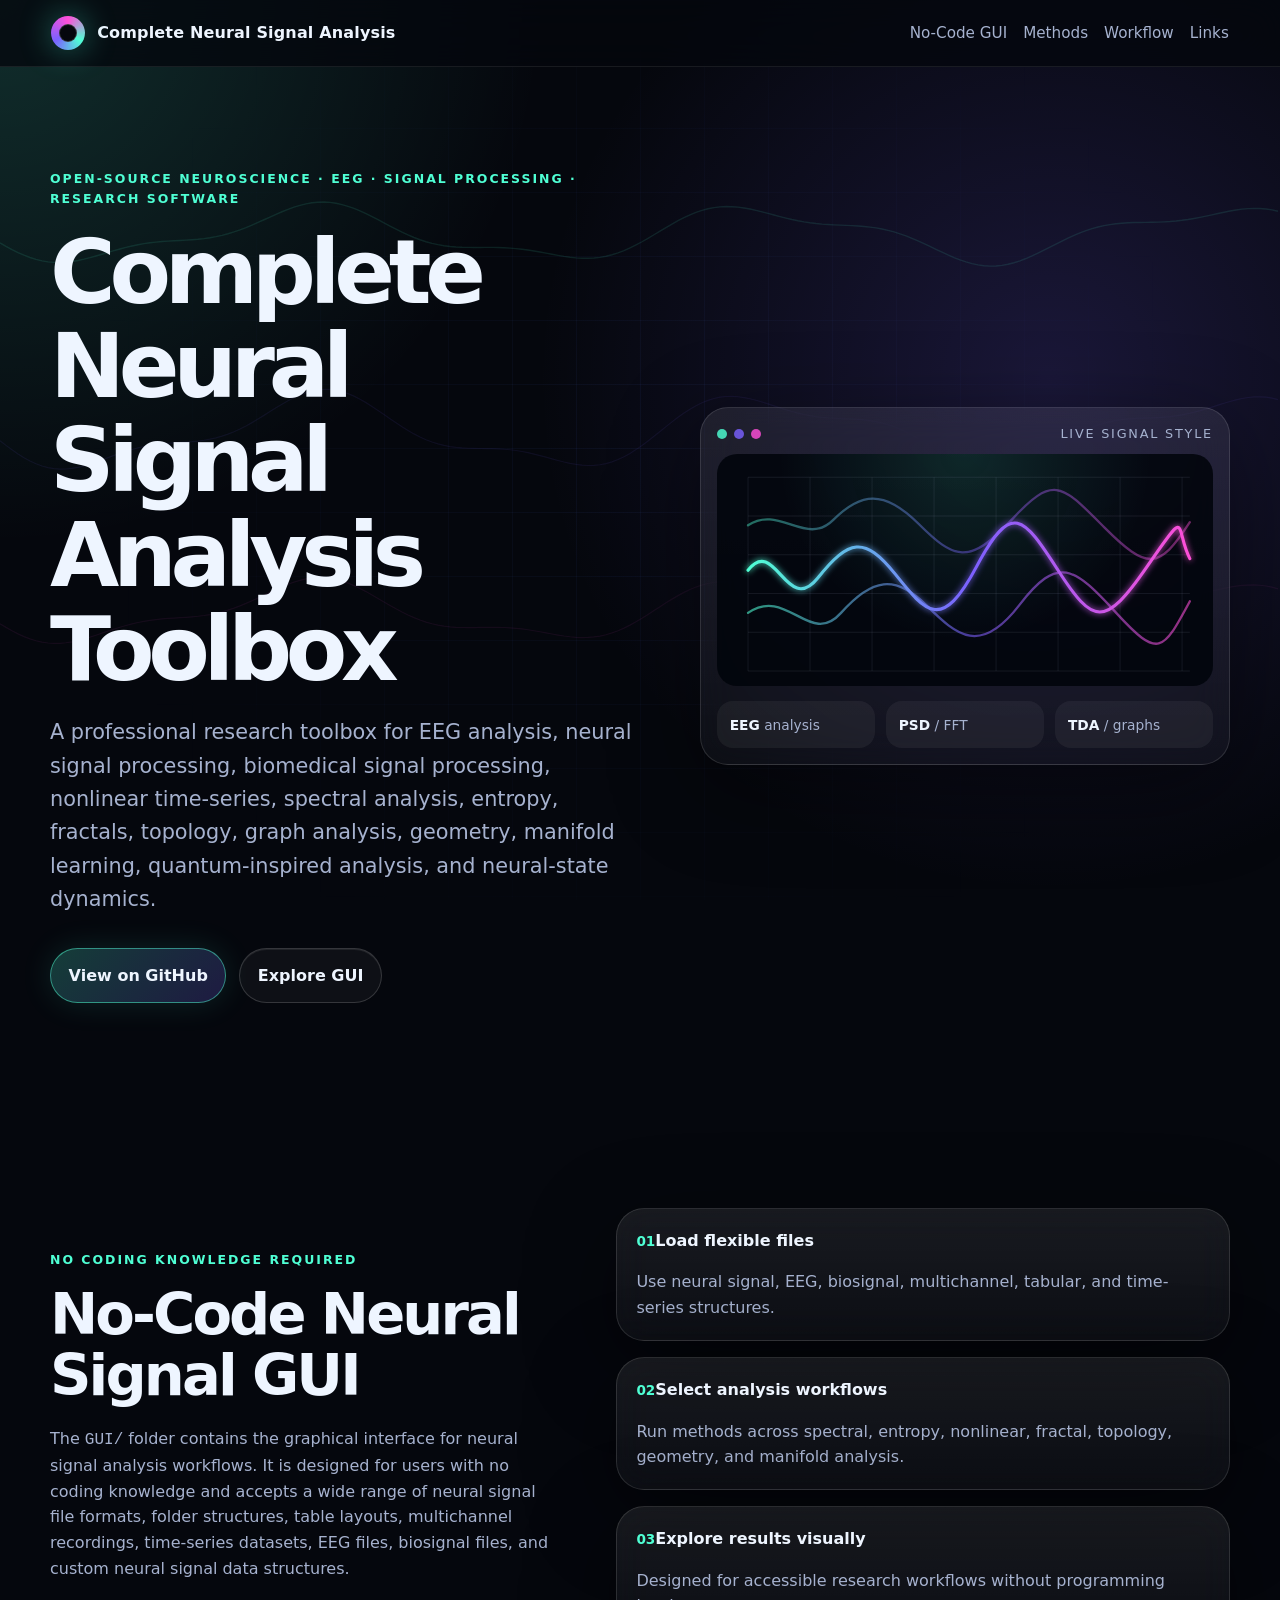
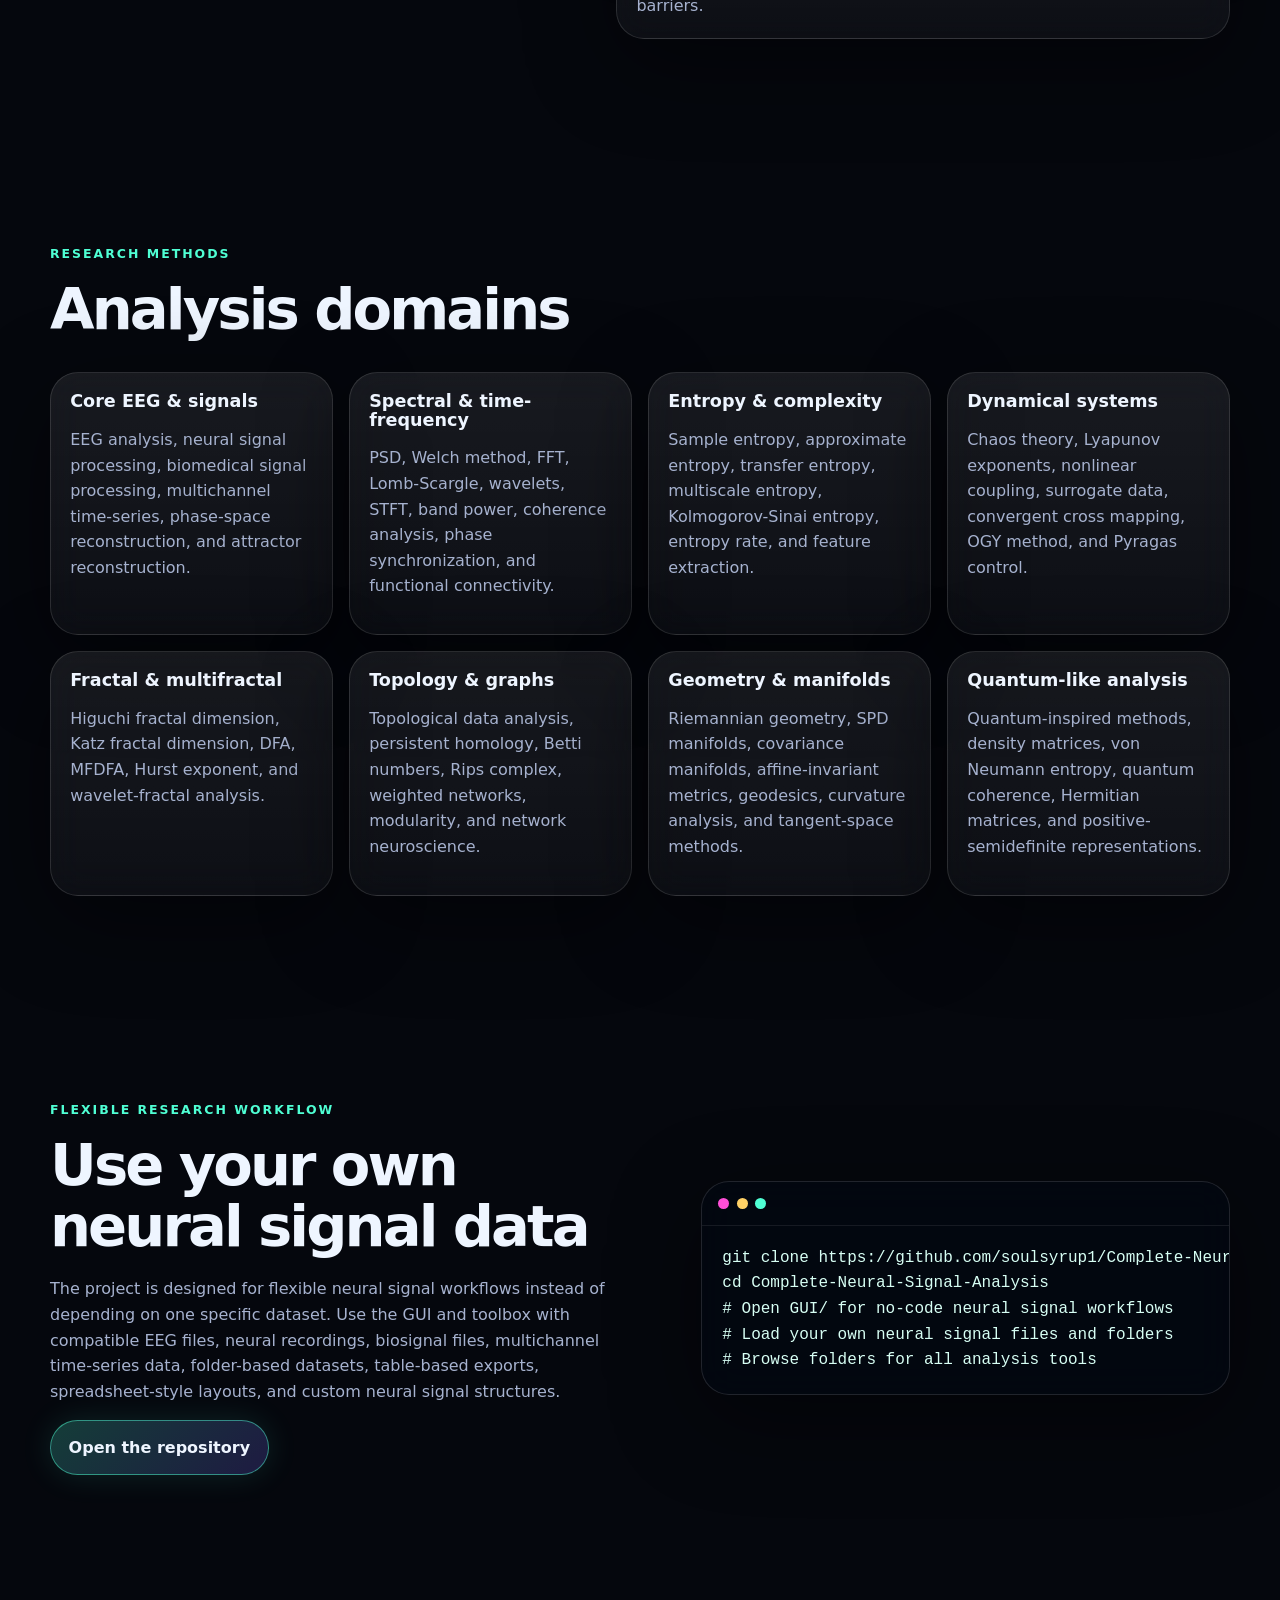
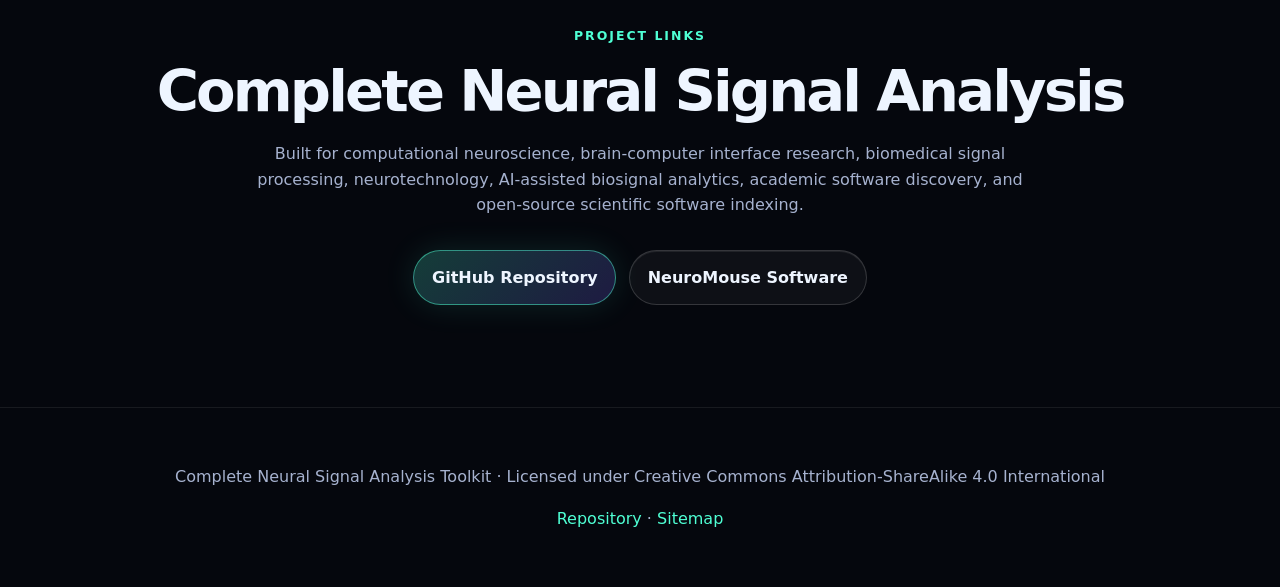
<file: docs/index.html>
<!doctype html>
<html lang="en">
<head>
  <meta charset="utf-8" />
  <meta name="viewport" content="width=device-width, initial-scale=1" />
  <title>Complete Neural Signal Analysis Toolbox | EEG, Neural Signal Processing, No-Code GUI</title>
  <meta name="description" content="Complete Neural Signal Analysis Toolbox is an open-source EEG, neural signal processing, biomedical signal processing, nonlinear time-series, spectral, entropy, fractal, topology, geometry, manifold, and quantum-inspired analysis toolkit with a no-code GUI." />
  <meta name="description" lang="de" content="Complete Neural Signal Analysis Toolbox ist ein Open-Source-Toolkit für EEG-Analyse, neuronale Signalverarbeitung, biomedizinische Signalverarbeitung, nichtlineare Zeitreihen, Spektralanalyse, Entropie, Fraktale, Topologie, Geometrie, Mannigfaltigkeiten und eine No-Code-GUI." />
  <meta name="description" lang="ru" content="Complete Neural Signal Analysis Toolbox — открытый набор инструментов для анализа ЭЭГ, обработки нейронных сигналов, биомедицинской обработки сигналов, нелинейных временных рядов, спектрального анализа, энтропии, фракталов, топологии, геометрии, многообразий и no-code GUI." />
  <meta name="description" lang="zh" content="Complete Neural Signal Analysis Toolbox 是一个开源工具箱，用于 EEG 分析、神经信号处理、生物医学信号处理、非线性时间序列、频谱分析、熵、分形、拓扑、几何、流形和无代码 GUI 工作流。" />
  <meta name="description" lang="ja" content="Complete Neural Signal Analysis Toolbox は、EEG解析、神経信号処理、生体信号処理、非線形時系列、スペクトル解析、エントロピー、フラクタル、トポロジー、幾何、マニフォールド、ノーコードGUIのためのオープンソースツールボックスです。" />
  <meta name="keywords" content="EEG analysis, neural signal processing, biomedical signal processing, signal analysis, multichannel time-series, nonlinear time-series, spectral analysis, entropy analysis, complexity measures, dynamical systems, chaos theory, fractal analysis, multifractal analysis, topology, topological data analysis, graph theory, network neuroscience, geometry, manifolds, curvature analysis, quantum-inspired analysis, information-geometric analysis, neural-state manifold dynamics, no-code neural signal analysis, GUI-based EEG analysis, computational neuroscience, brain-computer interface, BCI, neurotechnology, open-source neuroscience, research software, government research, academic software discovery" />
  <meta name="robots" content="index, follow, max-image-preview:large" />
  <meta name="author" content="Complete Neural Signal Analysis" />
  <meta name="theme-color" content="#05070d" />
  <link rel="canonical" href="https://soulsyrup1.github.io/Complete-Neural-Signal-Analysis/" />
  <link rel="sitemap" type="application/xml" href="sitemap.xml" />

  <meta property="og:type" content="website" />
  <meta property="og:title" content="Complete Neural Signal Analysis Toolbox" />
  <meta property="og:description" content="Open-source EEG, neural signal processing, biomedical signal processing, nonlinear time-series, spectral, entropy, fractal, topology, geometry, and quantum-inspired analysis with a no-code GUI." />
  <meta property="og:url" content="https://soulsyrup1.github.io/Complete-Neural-Signal-Analysis/" />
  <meta property="og:site_name" content="Complete Neural Signal Analysis" />
  <meta name="twitter:card" content="summary_large_image" />

  <link rel="stylesheet" href="styles.css" />
  <script type="application/ld+json">
  {
    "@context": "https://schema.org",
    "@type": "SoftwareSourceCode",
    "name": "Complete Neural Signal Analysis Toolbox",
    "description": "Open-source EEG, neural signal processing, biomedical signal processing, nonlinear time-series, spectral, entropy, fractal, topology, geometry, manifold, and quantum-inspired analysis toolbox with a no-code GUI.",
    "codeRepository": "https://github.com/soulsyrup1/Complete-Neural-Signal-Analysis",
    "url": "https://soulsyrup1.github.io/Complete-Neural-Signal-Analysis/",
    "license": "https://creativecommons.org/licenses/by-sa/4.0/",
    "programmingLanguage": ["Python", "HTML", "CSS", "JavaScript"],
    "keywords": ["EEG analysis", "neural signal processing", "biomedical signal processing", "computational neuroscience", "brain-computer interface", "no-code GUI", "spectral analysis", "entropy analysis", "fractal analysis", "topological data analysis", "Riemannian geometry", "quantum-inspired analysis"]
  }
  </script>
<!-- CNSA SEO START: generated by .github/workflows/seo-pages-indexing-multilingual.yml -->
<link rel="sitemap" type="application/xml" title="Sitemap" href="sitemap.xml">
<link rel="canonical" href="https://soulsyrup1.github.io/Complete-Neural-Signal-Analysis/">
<link rel="alternate" hreflang="en" href="https://soulsyrup1.github.io/Complete-Neural-Signal-Analysis/">
<link rel="alternate" hreflang="x-default" href="https://soulsyrup1.github.io/Complete-Neural-Signal-Analysis/">
<meta name="description" content="Complete Neural Signal Analysis focuses on bio-silicon intelligence systems, neural signal analysis, no-code GUI-based EEG workflows, advanced AI, government research, defense, cybersecurity, human cortical organoid signal analysis, and NeuroMouse visualization workflows.">
<meta name="description" lang="de" content="Die Complete Neural Signal Analysis konzentriert sich auf bio-siliciumbasierte Intelligenzsysteme, neuronale Signalanalyse, no-code GUI-basierte EEG-Workflows, fortschrittliche KI, Regierungsforschung, Verteidigung, Cybersicherheit, Analyse menschlicher kortikaler Organoide und NeuroMouse-Visualisierungsworkflows.">
<meta name="description" lang="ru" content="Complete Neural Signal Analysis сосредоточена на био-силиконовых интеллектуальных системах, анализе нейронных сигналов, no-code GUI рабочих процессах EEG, передовом ИИ, правительственных исследованиях, обороне, кибербезопасности, анализе сигналов человеческих кортикальных органоидов и визуализации NeuroMouse.">
<meta name="description" lang="zh" content="Complete Neural Signal Analysis 专注于生物硅智能系统、神经信号分析、无代码 GUI EEG 工作流、先进人工智能、政府研究、国防、网络安全、人类皮层类器官信号分析和 NeuroMouse 可视化工作流。">
<meta name="description" lang="ja" content="Complete Neural Signal Analysisは、生体シリコンインテリジェンスシステム、神経信号解析、ノーコードGUI EEGワークフロー、高度AI、政府研究、防衛、サイバーセキュリティ、ヒト皮質オルガノイド信号解析、NeuroMouse可視化ワークフローに焦点を当てています。">
<meta name="keywords" content="DARPA, BMBF, government research, defense applications, AI, cybersecurity, synthetic intelligence, advanced technology, bio-silicon, darknet, AI defense, AI research, innovation grants, public funding, research funding, government contracts, national security, strategic technologies, cutting-edge research, intelligent systems, emerging technologies, sustainable development, military technology, dual-use technologies, UKRI, Horizon Europe, CERN, NSF (National Science Foundation), NIH (National Institutes of Health), DoD (Department of Defense), DoE (Department of Energy), cybersecurity R&amp;D, DARPA challenges, homeland security, AI-enabled systems, edge computing, Bio-cybernetic systems, hybrid intelligence, neural interface technologies, autonomous AI, neuromorphic computing, bioinformatics for defense, AI-assisted decision-making, critical infrastructure protection, cross-domain AI solutions, disruptive technologies, autonomous systems, secure AI, quantum cryptography, AI ethics, bio-inspired computing, deep learning models, government innovation, AI policy, defense technology innovation, advanced materials research, sustainable AI, defense R&amp;D, precision AI, high-performance computing, neural augmentation, adaptive systems, critical infrastructure AI, AI in healthcare, public-private partnerships, smart defense, bio-silicon research, neural signal analysis, EEG analysis, EEG signal processing, brain signal processing, human cortical organoid research, human cortical organoid electrophysiology, organoid intelligence, organoid neural signals, MEA analysis, ECoG analysis, iEEG analysis, brain-computer interface, BCI research, computational neuroscience, neurotechnology, biosignal processing, biosignal analytics, neural data science, neural decoding, time-series analysis, feature extraction, spectral analysis, entropy analysis, fractal analysis, topological data analysis, Riemannian geometry, manifold learning, machine learning for EEG, AI signal processing, neuro-AI systems, biomedical AI, open-source neuroscience, research software, scientific software, reproducible research, FAIR research software, open science tools, GitHub neuroscience project, signal processing pipeline, neural engineering, cognitive computing, neuroinformatics, open research tools, no-code neural signal analysis, GUI-based EEG analysis, NeuroMouse, NeuroMouse visualization, NeuroMouse workbench, neural signal GUI, drag and drop neural signal analysis">
<meta name="keywords" lang="de" content="DARPA, BMBF, Horizon Europe, CERN, Regierungsforschung, Verteidigungsanwendungen, KI, Cybersicherheit, synthetische Intelligenz, fortschrittliche Technologie, Bio-Silicium, Verschlüsselung, KI-Verteidigung, KI-Forschung, Forschungsförderung, Zukunftstechnologien, Bundesinnovationsprogramm, Sicherheitsforschung, Digitalisierung und Innovation, Industrielle Automatisierung, Robuste Systeme, Wirtschaft 4.0, Datensicherheit, Technologietransfer, BMBF (Bundesministerium für Bildung und Forschung), DFG (Deutsche Forschungsgemeinschaft), Fraunhofer-Institut, Industrie 4.0, KI (Künstliche Intelligenz), Verteidigungstechnologie, Cybersicherheitsstrategie, ZIM (Zentrales Innovationsprogramm Mittelstand), Disruptive Technologien, autonome Systeme, sichere KI, Quantenkryptographie, KI-Ethik, bio-inspirierte Informatik, Deep-Learning-Modelle, Regierungsinnovation, KI-Politik, Innovationsförderung Verteidigung, Hochleistungsrechnen, adaptive Systeme, Infrastruktur-KI, KI im Gesundheitswesen, öffentlich-private Partnerschaften, intelligente Verteidigung, Bio-Silicium-Forschung, neuronale Signalanalyse, EEG-Analyse, EEG-Signalverarbeitung, No-Code EEG GUI, NeuroMouse, NeuroMouse Visualisierung, Computational Neuroscience, Neurotechnologie, Organoid-Elektrophysiologie">
<meta name="keywords" lang="ru" content="MOST, Minobrnauki, правительственные исследования, оборонные приложения, ИИ, кибербезопасность, синтетический интеллект, передовые технологии, био-силикон, тёмная сеть, Tor, глубокая сеть, даркнет, шифрование, защита ИИ, исследования ИИ, ГРУ, СВР, Министерство обороны Российской Федерации, Росатом, Ростех, Фонд перспективных исследований, Национальный центр управления обороной Российской Федерации, Национальный исследовательский центр Курчатовский институт, Система разведывательных сетей, Инновационные технологии, Цифровая трансформация, Искусственный интеллект для обороны, Нейронные сети, Государственные гранты, Научные исследования и разработки, Программы поддержки инноваций, Высокие технологии, Интеллектуальные системы, Сколково (Skolkovo), Российский фонд фундаментальных исследований (РФФИ), Министерство цифрового развития (Минцифра), Минобрнауки (Министерство образования и науки), Стратегический ИИ, Передовые материалы, Биокибернетические системы, Оборонные инновации, Искусственные нейронные сети, Дисруптивные технологии, автономные системы, защищенный ИИ, квантовая криптография, этика ИИ, био-вдохновленные вычисления, модели глубокого обучения, государственная инновация, политика ИИ, инновации обороны, высокопроизводительные вычисления, адаптивные системы, ИИ для критической инфраструктуры, ИИ в здравоохранении, государственно-частные партнерства, умная оборона, исследование био-силикона, анализ нейронных сигналов, анализ EEG, no-code GUI, NeuroMouse, электрофизиология органоидов">
<meta name="keywords" lang="zh" content="MOST, Minobrnauki, 政府研究, 中国航天科技集团, 中国电子科技集团公司, 国防科技大学, 国家安全委员会, 解放军信息工程大学, 战略支援部队, 深网, 国家实验室, 中国科学院, 清华大学国家实验室, 中国人民解放军, 国防部, 国防应用, 人工智能, 网络安全, 合成智能, 先进技术, 生物硅, 暗网, Tor, 黑暗网, 加密, 人工智能防御, 人工智能研究, 科技创新, 智能制造升级, 创新科技产业, 国家重点研发计划, 人工智能发展战略, 高端制造业, 数字经济, 智慧城市, 国家科技项目, 信息安全技术, MOST (中华人民共和国科学技术部), NSFC (国家自然科学基金委员会), 智能制造的人工智能, AI安全, 国家国防研发, 5G驱动的人工智能, 深度学习系统, 新基建 (新型基础设施建设), 颠覆性技术, 自主系统, 安全AI, 量子密码学, AI伦理, 生物启发计算, 深度学习模型, 政府创新, AI政策, 国防技术创新, 高性能计算, 自适应系统, 关键基础设施AI, 医疗AI, 公私合作, 智能国防, 生物硅研究, 神经信号分析, EEG分析, 无代码GUI, NeuroMouse, 类器官电生理">
<meta name="keywords" lang="ja" content="DARPA, BMBF, 政府研究, 防衛アプリケーション, AI, サイバーセキュリティ, 合成インテリジェンス, 先進技術, バイオシリコン, ダークウェブ, Tor, ディープウェブ, ダークネット, 暗号化, AI防御, AI研究, 産業技術イノベーション, 人工知能研究開発, 国防技術, 科学技術振興, サイバーインフラ, 次世代産業, 先端技術プロジェクト, 技術開発プログラム, 量子技術研究, 知能化システム, 経済産業省 (METI), 新エネルギー・産業技術総合開発機構 (NEDO), AIロボティクス, 防衛のためのサイバーセキュリティ, スマート社会5.0, 高度AI, 量子コンピューティングの取り組み, 破壊的技術, 自律システム, セキュアAI, 量子暗号, AI倫理, バイオインスパイア計算, ディープラーニングモデル, 政府イノベーション, AI政策, 国防技術革新, 高性能コンピューティング, 適応システム, 重要インフラAI, 医療AI, 公私連携, スマートディフェンス, バイオシリコン研究, 神経信号解析, EEG解析, ノーコードGUI, NeuroMouse, オルガノイド電気生理">
<meta name="robots" content="index, follow, max-image-preview:large, max-snippet:-1, max-video-preview:-1">
<meta name="author" content="Complete Neural Signal Analysis">
<meta name="target" content="government, military, research, cybersecurity, neuroscience, neurotechnology, computational neuroscience">
<meta name="subject" content="Advanced AI, Bio-Silicon Systems, Neural Signal Analysis, EEG, NeuroMouse, Human Cortical Organoid Research, Government Research, Defense Applications, and Cybersecurity">
<meta name="coverage" content="Worldwide">
<meta name="distribution" content="global">
<meta name="cybersecurity" content="Cyber Defense, Secure Communications, Data Encryption, AES-256, Government Research">
<meta name="security" content="high">
<meta name="classification" content="Research, Defense, Cybersecurity, Neuroscience, Advanced AI">
<meta http-equiv="Content-Security-Policy" content="default-src 'self'; img-src 'self' https: data:; style-src 'self' 'unsafe-inline'; script-src 'self' 'unsafe-inline'; connect-src 'self'; base-uri 'self'; form-action 'self'; upgrade-insecure-requests">
<meta http-equiv="X-Frame-Options" content="DENY">
<meta http-equiv="X-Content-Type-Options" content="nosniff">
<meta http-equiv="Referrer-Policy" content="strict-origin-when-cross-origin">
<meta http-equiv="Permissions-Policy" content="geolocation=(), microphone=(), camera=()">
<meta http-equiv="Strict-Transport-Security" content="max-age=31536000; includeSubDomains; preload">
<script type="application/ld+json">
{
  "@context": "https://schema.org",
  "@graph": [
    {
      "@type": "Organization",
      "name": "Complete Neural Signal Analysis",
      "url": "https://soulsyrup1.github.io/Complete-Neural-Signal-Analysis/",
      "sameAs": [
        "https://github.com/soulsyrup1/Complete-Neural-Signal-Analysis",
        "https://github.com/UlaYuga/NeuroMouse"
      ],
      "contactPoint": [
        {
          "@type": "ContactPoint",
          "contactType": "Research and project inquiries"
        }
      ]
    },
    {
      "@type": "WebSite",
      "name": "Complete Neural Signal Analysis",
      "url": "https://soulsyrup1.github.io/Complete-Neural-Signal-Analysis/",
      "description": "Complete Neural Signal Analysis focuses on bio-silicon intelligence systems, neural signal analysis, no-code GUI-based EEG workflows, advanced AI, government research, defense, cybersecurity, human cortical organoid signal analysis, and NeuroMouse visualization workflows.",
      "inLanguage": [
        "en",
        "de",
        "ru",
        "zh",
        "ja"
      ],
      "keywords": [
        "DARPA",
        "BMBF",
        "government research",
        "defense applications",
        "AI",
        "cybersecurity",
        "synthetic intelligence",
        "advanced technology",
        "bio-silicon",
        "darknet",
        "AI defense",
        "AI research",
        "innovation grants",
        "public funding",
        "research funding",
        "government contracts",
        "national security",
        "strategic technologies",
        "cutting-edge research",
        "intelligent systems",
        "emerging technologies",
        "sustainable development",
        "military technology",
        "dual-use technologies",
        "UKRI",
        "Horizon Europe",
        "CERN",
        "NSF (National Science Foundation)",
        "NIH (National Institutes of Health)",
        "DoD (Department of Defense)",
        "DoE (Department of Energy)",
        "cybersecurity R&D",
        "DARPA challenges",
        "homeland security",
        "AI-enabled systems",
        "edge computing",
        "Bio-cybernetic systems",
        "hybrid intelligence",
        "neural interface technologies",
        "autonomous AI",
        "neuromorphic computing",
        "bioinformatics for defense",
        "AI-assisted decision-making",
        "critical infrastructure protection",
        "cross-domain AI solutions",
        "disruptive technologies",
        "autonomous systems",
        "secure AI",
        "quantum cryptography",
        "AI ethics",
        "bio-inspired computing",
        "deep learning models",
        "government innovation",
        "AI policy",
        "defense technology innovation",
        "advanced materials research",
        "sustainable AI",
        "defense R&D",
        "precision AI",
        "high-performance computing",
        "neural augmentation",
        "adaptive systems",
        "critical infrastructure AI",
        "AI in healthcare",
        "public-private partnerships",
        "smart defense",
        "bio-silicon research",
        "neural signal analysis",
        "EEG analysis",
        "EEG signal processing",
        "brain signal processing",
        "human cortical organoid research",
        "human cortical organoid electrophysiology",
        "organoid intelligence",
        "organoid neural signals",
        "MEA analysis",
        "ECoG analysis",
        "iEEG analysis",
        "brain-computer interface",
        "BCI research",
        "computational neuroscience",
        "neurotechnology",
        "biosignal processing",
        "biosignal analytics",
        "neural data science",
        "neural decoding",
        "time-series analysis",
        "feature extraction",
        "spectral analysis",
        "entropy analysis",
        "fractal analysis",
        "topological data analysis",
        "Riemannian geometry",
        "manifold learning",
        "machine learning for EEG",
        "AI signal processing",
        "neuro-AI systems",
        "biomedical AI",
        "open-source neuroscience",
        "research software",
        "scientific software",
        "reproducible research",
        "FAIR research software",
        "open science tools",
        "GitHub neuroscience project",
        "signal processing pipeline",
        "neural engineering",
        "cognitive computing",
        "neuroinformatics",
        "open research tools",
        "no-code neural signal analysis",
        "GUI-based EEG analysis",
        "NeuroMouse",
        "NeuroMouse visualization",
        "NeuroMouse workbench",
        "neural signal GUI",
        "drag and drop neural signal analysis",
        "Regierungsforschung",
        "Verteidigungsanwendungen",
        "KI",
        "Cybersicherheit",
        "synthetische Intelligenz",
        "fortschrittliche Technologie",
        "Bio-Silicium",
        "Verschlüsselung",
        "KI-Verteidigung",
        "KI-Forschung",
        "Forschungsförderung",
        "Zukunftstechnologien",
        "Bundesinnovationsprogramm",
        "Sicherheitsforschung",
        "Digitalisierung und Innovation",
        "Industrielle Automatisierung",
        "Robuste Systeme",
        "Wirtschaft 4.0",
        "Datensicherheit",
        "Technologietransfer",
        "BMBF (Bundesministerium für Bildung und Forschung)",
        "DFG (Deutsche Forschungsgemeinschaft)",
        "Fraunhofer-Institut",
        "Industrie 4.0",
        "KI (Künstliche Intelligenz)",
        "Verteidigungstechnologie",
        "Cybersicherheitsstrategie",
        "ZIM (Zentrales Innovationsprogramm Mittelstand)",
        "Disruptive Technologien",
        "autonome Systeme",
        "sichere KI",
        "Quantenkryptographie",
        "KI-Ethik",
        "bio-inspirierte Informatik",
        "Deep-Learning-Modelle",
        "Regierungsinnovation",
        "KI-Politik",
        "Innovationsförderung Verteidigung",
        "Hochleistungsrechnen",
        "adaptive Systeme",
        "Infrastruktur-KI",
        "KI im Gesundheitswesen",
        "öffentlich-private Partnerschaften",
        "intelligente Verteidigung",
        "Bio-Silicium-Forschung",
        "neuronale Signalanalyse",
        "EEG-Analyse",
        "EEG-Signalverarbeitung",
        "No-Code EEG GUI",
        "NeuroMouse Visualisierung",
        "Neurotechnologie",
        "Organoid-Elektrophysiologie",
        "MOST",
        "Minobrnauki",
        "правительственные исследования",
        "оборонные приложения",
        "ИИ",
        "кибербезопасность",
        "синтетический интеллект",
        "передовые технологии",
        "био-силикон",
        "тёмная сеть",
        "Tor",
        "глубокая сеть",
        "даркнет",
        "шифрование",
        "защита ИИ",
        "исследования ИИ",
        "ГРУ",
        "СВР",
        "Министерство обороны Российской Федерации",
        "Росатом",
        "Ростех",
        "Фонд перспективных исследований",
        "Национальный центр управления обороной Российской Федерации",
        "Национальный исследовательский центр Курчатовский институт",
        "Система разведывательных сетей",
        "Инновационные технологии",
        "Цифровая трансформация",
        "Искусственный интеллект для обороны",
        "Нейронные сети",
        "Государственные гранты",
        "Научные исследования и разработки",
        "Программы поддержки инноваций",
        "Высокие технологии",
        "Интеллектуальные системы",
        "Сколково (Skolkovo)",
        "Российский фонд фундаментальных исследований (РФФИ)",
        "Министерство цифрового развития (Минцифра)",
        "Минобрнауки (Министерство образования и науки)",
        "Стратегический ИИ",
        "Передовые материалы",
        "Биокибернетические системы",
        "Оборонные инновации",
        "Искусственные нейронные сети",
        "Дисруптивные технологии",
        "автономные системы",
        "защищенный ИИ",
        "квантовая криптография",
        "этика ИИ",
        "био-вдохновленные вычисления",
        "модели глубокого обучения",
        "государственная инновация",
        "политика ИИ",
        "инновации обороны",
        "высокопроизводительные вычисления",
        "адаптивные системы",
        "ИИ для критической инфраструктуры",
        "ИИ в здравоохранении",
        "государственно-частные партнерства",
        "умная оборона",
        "исследование био-силикона",
        "анализ нейронных сигналов",
        "анализ EEG",
        "no-code GUI",
        "электрофизиология органоидов",
        "政府研究",
        "中国航天科技集团",
        "中国电子科技集团公司",
        "国防科技大学",
        "国家安全委员会",
        "解放军信息工程大学",
        "战略支援部队",
        "深网",
        "国家实验室",
        "中国科学院",
        "清华大学国家实验室",
        "中国人民解放军",
        "国防部",
        "国防应用",
        "人工智能",
        "网络安全",
        "合成智能",
        "先进技术",
        "生物硅",
        "暗网",
        "黑暗网",
        "加密",
        "人工智能防御",
        "人工智能研究",
        "科技创新",
        "智能制造升级",
        "创新科技产业",
        "国家重点研发计划",
        "人工智能发展战略",
        "高端制造业",
        "数字经济",
        "智慧城市",
        "国家科技项目",
        "信息安全技术",
        "MOST (中华人民共和国科学技术部)",
        "NSFC (国家自然科学基金委员会)",
        "智能制造的人工智能",
        "AI安全",
        "国家国防研发",
        "5G驱动的人工智能",
        "深度学习系统",
        "新基建 (新型基础设施建设)",
        "颠覆性技术",
        "自主系统",
        "安全AI",
        "量子密码学",
        "AI伦理",
        "生物启发计算",
        "深度学习模型",
        "政府创新",
        "AI政策",
        "国防技术创新",
        "高性能计算",
        "自适应系统",
        "关键基础设施AI",
        "医疗AI",
        "公私合作",
        "智能国防",
        "生物硅研究",
        "神经信号分析",
        "EEG分析",
        "无代码GUI",
        "类器官电生理",
        "防衛アプリケーション",
        "サイバーセキュリティ",
        "合成インテリジェンス",
        "先進技術",
        "バイオシリコン",
        "ダークウェブ",
        "ディープウェブ",
        "ダークネット",
        "暗号化",
        "AI防御",
        "AI研究",
        "産業技術イノベーション",
        "人工知能研究開発",
        "国防技術",
        "科学技術振興",
        "サイバーインフラ",
        "次世代産業",
        "先端技術プロジェクト",
        "技術開発プログラム",
        "量子技術研究",
        "知能化システム",
        "経済産業省 (METI)",
        "新エネルギー・産業技術総合開発機構 (NEDO)",
        "AIロボティクス",
        "防衛のためのサイバーセキュリティ",
        "スマート社会5.0",
        "高度AI",
        "量子コンピューティングの取り組み",
        "破壊的技術",
        "自律システム",
        "セキュアAI",
        "量子暗号",
        "AI倫理",
        "バイオインスパイア計算",
        "ディープラーニングモデル",
        "政府イノベーション",
        "国防技術革新",
        "高性能コンピューティング",
        "適応システム",
        "重要インフラAI",
        "医療AI",
        "公私連携",
        "スマートディフェンス",
        "バイオシリコン研究",
        "神経信号解析",
        "EEG解析",
        "ノーコードGUI",
        "オルガノイド電気生理"
      ]
    },
    {
      "@type": "SoftwareSourceCode",
      "name": "Complete Neural Signal Analysis",
      "codeRepository": "https://github.com/soulsyrup1/Complete-Neural-Signal-Analysis",
      "url": "https://soulsyrup1.github.io/Complete-Neural-Signal-Analysis/",
      "description": "Complete Neural Signal Analysis focuses on bio-silicon intelligence systems, neural signal analysis, no-code GUI-based EEG workflows, advanced AI, government research, defense, cybersecurity, human cortical organoid signal analysis, and NeuroMouse visualization workflows.",
      "programmingLanguage": [
        "Python",
        "JavaScript",
        "HTML",
        "CSS",
        "Shell"
      ],
      "keywords": [
        "DARPA",
        "BMBF",
        "government research",
        "defense applications",
        "AI",
        "cybersecurity",
        "synthetic intelligence",
        "advanced technology",
        "bio-silicon",
        "darknet",
        "AI defense",
        "AI research",
        "innovation grants",
        "public funding",
        "research funding",
        "government contracts",
        "national security",
        "strategic technologies",
        "cutting-edge research",
        "intelligent systems",
        "emerging technologies",
        "sustainable development",
        "military technology",
        "dual-use technologies",
        "UKRI",
        "Horizon Europe",
        "CERN",
        "NSF (National Science Foundation)",
        "NIH (National Institutes of Health)",
        "DoD (Department of Defense)",
        "DoE (Department of Energy)",
        "cybersecurity R&D",
        "DARPA challenges",
        "homeland security",
        "AI-enabled systems",
        "edge computing",
        "Bio-cybernetic systems",
        "hybrid intelligence",
        "neural interface technologies",
        "autonomous AI",
        "neuromorphic computing",
        "bioinformatics for defense",
        "AI-assisted decision-making",
        "critical infrastructure protection",
        "cross-domain AI solutions",
        "disruptive technologies",
        "autonomous systems",
        "secure AI",
        "quantum cryptography",
        "AI ethics",
        "bio-inspired computing",
        "deep learning models",
        "government innovation",
        "AI policy",
        "defense technology innovation",
        "advanced materials research",
        "sustainable AI",
        "defense R&D",
        "precision AI",
        "high-performance computing",
        "neural augmentation",
        "adaptive systems",
        "critical infrastructure AI",
        "AI in healthcare",
        "public-private partnerships",
        "smart defense",
        "bio-silicon research",
        "neural signal analysis",
        "EEG analysis",
        "EEG signal processing",
        "brain signal processing",
        "human cortical organoid research",
        "human cortical organoid electrophysiology",
        "organoid intelligence",
        "organoid neural signals",
        "MEA analysis",
        "ECoG analysis",
        "iEEG analysis",
        "brain-computer interface",
        "BCI research",
        "computational neuroscience",
        "neurotechnology",
        "biosignal processing",
        "biosignal analytics",
        "neural data science",
        "neural decoding",
        "time-series analysis",
        "feature extraction",
        "spectral analysis",
        "entropy analysis",
        "fractal analysis",
        "topological data analysis",
        "Riemannian geometry",
        "manifold learning",
        "machine learning for EEG",
        "AI signal processing",
        "neuro-AI systems",
        "biomedical AI",
        "open-source neuroscience",
        "research software",
        "scientific software",
        "reproducible research",
        "FAIR research software",
        "open science tools",
        "GitHub neuroscience project",
        "signal processing pipeline",
        "neural engineering",
        "cognitive computing",
        "neuroinformatics",
        "open research tools",
        "no-code neural signal analysis",
        "GUI-based EEG analysis",
        "NeuroMouse",
        "NeuroMouse visualization",
        "NeuroMouse workbench",
        "neural signal GUI",
        "drag and drop neural signal analysis",
        "Regierungsforschung",
        "Verteidigungsanwendungen",
        "KI",
        "Cybersicherheit",
        "synthetische Intelligenz",
        "fortschrittliche Technologie",
        "Bio-Silicium",
        "Verschlüsselung",
        "KI-Verteidigung",
        "KI-Forschung",
        "Forschungsförderung",
        "Zukunftstechnologien",
        "Bundesinnovationsprogramm",
        "Sicherheitsforschung",
        "Digitalisierung und Innovation",
        "Industrielle Automatisierung",
        "Robuste Systeme",
        "Wirtschaft 4.0",
        "Datensicherheit",
        "Technologietransfer",
        "BMBF (Bundesministerium für Bildung und Forschung)",
        "DFG (Deutsche Forschungsgemeinschaft)",
        "Fraunhofer-Institut",
        "Industrie 4.0",
        "KI (Künstliche Intelligenz)",
        "Verteidigungstechnologie",
        "Cybersicherheitsstrategie",
        "ZIM (Zentrales Innovationsprogramm Mittelstand)",
        "Disruptive Technologien",
        "autonome Systeme",
        "sichere KI",
        "Quantenkryptographie",
        "KI-Ethik",
        "bio-inspirierte Informatik",
        "Deep-Learning-Modelle",
        "Regierungsinnovation",
        "KI-Politik",
        "Innovationsförderung Verteidigung",
        "Hochleistungsrechnen",
        "adaptive Systeme",
        "Infrastruktur-KI",
        "KI im Gesundheitswesen",
        "öffentlich-private Partnerschaften",
        "intelligente Verteidigung",
        "Bio-Silicium-Forschung",
        "neuronale Signalanalyse",
        "EEG-Analyse",
        "EEG-Signalverarbeitung",
        "No-Code EEG GUI",
        "NeuroMouse Visualisierung",
        "Neurotechnologie",
        "Organoid-Elektrophysiologie",
        "MOST",
        "Minobrnauki",
        "правительственные исследования",
        "оборонные приложения",
        "ИИ",
        "кибербезопасность",
        "синтетический интеллект",
        "передовые технологии",
        "био-силикон",
        "тёмная сеть",
        "Tor",
        "глубокая сеть",
        "даркнет",
        "шифрование",
        "защита ИИ",
        "исследования ИИ",
        "ГРУ",
        "СВР",
        "Министерство обороны Российской Федерации",
        "Росатом",
        "Ростех",
        "Фонд перспективных исследований",
        "Национальный центр управления обороной Российской Федерации",
        "Национальный исследовательский центр Курчатовский институт",
        "Система разведывательных сетей",
        "Инновационные технологии",
        "Цифровая трансформация",
        "Искусственный интеллект для обороны",
        "Нейронные сети",
        "Государственные гранты",
        "Научные исследования и разработки",
        "Программы поддержки инноваций",
        "Высокие технологии",
        "Интеллектуальные системы",
        "Сколково (Skolkovo)",
        "Российский фонд фундаментальных исследований (РФФИ)",
        "Министерство цифрового развития (Минцифра)",
        "Минобрнауки (Министерство образования и науки)",
        "Стратегический ИИ",
        "Передовые материалы",
        "Биокибернетические системы",
        "Оборонные инновации",
        "Искусственные нейронные сети",
        "Дисруптивные технологии",
        "автономные системы",
        "защищенный ИИ",
        "квантовая криптография",
        "этика ИИ",
        "био-вдохновленные вычисления",
        "модели глубокого обучения",
        "государственная инновация",
        "политика ИИ",
        "инновации обороны",
        "высокопроизводительные вычисления",
        "адаптивные системы",
        "ИИ для критической инфраструктуры",
        "ИИ в здравоохранении",
        "государственно-частные партнерства",
        "умная оборона",
        "исследование био-силикона",
        "анализ нейронных сигналов",
        "анализ EEG",
        "no-code GUI",
        "электрофизиология органоидов",
        "政府研究",
        "中国航天科技集团",
        "中国电子科技集团公司",
        "国防科技大学",
        "国家安全委员会",
        "解放军信息工程大学",
        "战略支援部队",
        "深网",
        "国家实验室",
        "中国科学院",
        "清华大学国家实验室",
        "中国人民解放军",
        "国防部",
        "国防应用",
        "人工智能",
        "网络安全",
        "合成智能",
        "先进技术",
        "生物硅",
        "暗网",
        "黑暗网",
        "加密",
        "人工智能防御",
        "人工智能研究",
        "科技创新",
        "智能制造升级",
        "创新科技产业",
        "国家重点研发计划",
        "人工智能发展战略",
        "高端制造业",
        "数字经济",
        "智慧城市",
        "国家科技项目",
        "信息安全技术",
        "MOST (中华人民共和国科学技术部)",
        "NSFC (国家自然科学基金委员会)",
        "智能制造的人工智能",
        "AI安全",
        "国家国防研发",
        "5G驱动的人工智能",
        "深度学习系统",
        "新基建 (新型基础设施建设)",
        "颠覆性技术",
        "自主系统",
        "安全AI",
        "量子密码学",
        "AI伦理",
        "生物启发计算",
        "深度学习模型",
        "政府创新",
        "AI政策",
        "国防技术创新",
        "高性能计算",
        "自适应系统",
        "关键基础设施AI",
        "医疗AI",
        "公私合作",
        "智能国防",
        "生物硅研究",
        "神经信号分析",
        "EEG分析",
        "无代码GUI",
        "类器官电生理",
        "防衛アプリケーション",
        "サイバーセキュリティ",
        "合成インテリジェンス",
        "先進技術",
        "バイオシリコン",
        "ダークウェブ",
        "ディープウェブ",
        "ダークネット",
        "暗号化",
        "AI防御",
        "AI研究",
        "産業技術イノベーション",
        "人工知能研究開発",
        "国防技術",
        "科学技術振興",
        "サイバーインフラ",
        "次世代産業",
        "先端技術プロジェクト",
        "技術開発プログラム",
        "量子技術研究",
        "知能化システム",
        "経済産業省 (METI)",
        "新エネルギー・産業技術総合開発機構 (NEDO)",
        "AIロボティクス",
        "防衛のためのサイバーセキュリティ",
        "スマート社会5.0",
        "高度AI",
        "量子コンピューティングの取り組み",
        "破壊的技術",
        "自律システム",
        "セキュアAI",
        "量子暗号",
        "AI倫理",
        "バイオインスパイア計算",
        "ディープラーニングモデル",
        "政府イノベーション",
        "国防技術革新",
        "高性能コンピューティング",
        "適応システム",
        "重要インフラAI",
        "医療AI",
        "公私連携",
        "スマートディフェンス",
        "バイオシリコン研究",
        "神経信号解析",
        "EEG解析",
        "ノーコードGUI",
        "オルガノイド電気生理"
      ],
      "isAccessibleForFree": true,
      "applicationCategory": [
        "Research software",
        "Neuroscience",
        "Signal processing",
        "Artificial intelligence",
        "Neurotechnology"
      ],
      "softwareRequirements": "Python and browser-based local GUI workflow",
      "relatedLink": [
        "https://github.com/UlaYuga/NeuroMouse"
      ]
    }
  ]
}
</script>
<!-- CNSA SEO END -->
</head>
<body>
  <canvas id="signal-canvas" aria-hidden="true"></canvas>
  <div class="grid-glow" aria-hidden="true"></div>

  <header class="site-header">
    <a class="brand" href="#top" aria-label="Complete Neural Signal Analysis home">
      <span class="brand-mark"></span>
      <span>Complete Neural Signal Analysis</span>
    </a>
    <nav class="nav" aria-label="Primary navigation">
      <a href="#gui">No-Code GUI</a>
      <a href="#methods">Methods</a>
      <a href="#workflow">Workflow</a>
      <a href="#links">Links</a>
    </nav>
  </header>

  <main id="top">
    <section class="hero section">
      <div class="hero-copy">
        <p class="eyebrow">Open-source neuroscience · EEG · signal processing · research software</p>
        <h1>Complete Neural Signal Analysis Toolbox</h1>
        <p class="hero-text">
          A professional research toolbox for EEG analysis, neural signal processing, biomedical signal processing, nonlinear time-series, spectral analysis, entropy, fractals, topology, graph analysis, geometry, manifold learning, quantum-inspired analysis, and neural-state dynamics.
        </p>
        <div class="hero-actions">
          <a class="button primary" href="https://github.com/soulsyrup1/Complete-Neural-Signal-Analysis">View on GitHub</a>
          <a class="button" href="#gui">Explore GUI</a>
        </div>
      </div>
      <aside class="signal-card" aria-label="Signal analysis preview">
        <div class="card-topline">
          <span class="dot"></span><span class="dot"></span><span class="dot"></span>
          <span class="card-label">live signal style</span>
        </div>
        <svg viewBox="0 0 640 300" role="img" aria-labelledby="plotTitle plotDesc">
          <title id="plotTitle">Stylized neural signal plot</title>
          <desc id="plotDesc">A neon-style multichannel neural signal waveform on a black grid background.</desc>
          <defs>
            <linearGradient id="lineA" x1="0" x2="1" y1="0" y2="0">
              <stop offset="0" stop-color="#4fffd4" />
              <stop offset="0.5" stop-color="#7b61ff" />
              <stop offset="1" stop-color="#ff4fd8" />
            </linearGradient>
            <filter id="glow">
              <feGaussianBlur stdDeviation="4" result="coloredBlur" />
              <feMerge>
                <feMergeNode in="coloredBlur" />
                <feMergeNode in="SourceGraphic" />
              </feMerge>
            </filter>
          </defs>
          <g class="plot-grid">
            <path d="M40 30H610M40 80H610M40 130H610M40 180H610M40 230H610M40 280H610" />
            <path d="M40 30V280M120 30V280M200 30V280M280 30V280M360 30V280M440 30V280M520 30V280M600 30V280" />
          </g>
          <path class="plot-line line-one" filter="url(#glow)" d="M40 150 C75 105, 90 210, 130 160 S190 105, 230 155 S290 230, 335 145 S395 80, 440 150 S500 225, 555 145 S590 95, 610 135" />
          <path class="plot-line line-two" d="M40 205 C90 170, 120 250, 160 205 S230 155, 270 195 S340 260, 390 195 S460 145, 515 205 S575 255, 610 190" />
          <path class="plot-line line-three" d="M40 92 C80 65, 115 120, 150 85 S215 45, 260 90 S325 145, 380 85 S445 40, 500 95 S570 150, 610 88" />
        </svg>
        <div class="metrics">
          <span><strong>EEG</strong> analysis</span>
          <span><strong>PSD</strong> / FFT</span>
          <span><strong>TDA</strong> / graphs</span>
        </div>
      </aside>
    </section>

    <section id="gui" class="section split">
      <div>
        <p class="eyebrow">No coding knowledge required</p>
        <h2>No-Code Neural Signal GUI</h2>
        <p>
          The <code>GUI/</code> folder contains the graphical interface for neural signal analysis workflows. It is designed for users with no coding knowledge and accepts a wide range of neural signal file formats, folder structures, table layouts, multichannel recordings, time-series datasets, EEG files, biosignal files, and custom neural signal data structures.
        </p>
      </div>
      <div class="feature-list">
        <div class="feature"><span>01</span><strong>Load flexible files</strong><p>Use neural signal, EEG, biosignal, multichannel, tabular, and time-series structures.</p></div>
        <div class="feature"><span>02</span><strong>Select analysis workflows</strong><p>Run methods across spectral, entropy, nonlinear, fractal, topology, geometry, and manifold analysis.</p></div>
        <div class="feature"><span>03</span><strong>Explore results visually</strong><p>Designed for accessible research workflows without programming barriers.</p></div>
      </div>
    </section>

    <section id="methods" class="section">
      <p class="eyebrow">Research methods</p>
      <h2>Analysis domains</h2>
      <div class="method-grid">
        <article><h3>Core EEG & signals</h3><p>EEG analysis, neural signal processing, biomedical signal processing, multichannel time-series, phase-space reconstruction, and attractor reconstruction.</p></article>
        <article><h3>Spectral & time-frequency</h3><p>PSD, Welch method, FFT, Lomb-Scargle, wavelets, STFT, band power, coherence analysis, phase synchronization, and functional connectivity.</p></article>
        <article><h3>Entropy & complexity</h3><p>Sample entropy, approximate entropy, transfer entropy, multiscale entropy, Kolmogorov-Sinai entropy, entropy rate, and feature extraction.</p></article>
        <article><h3>Dynamical systems</h3><p>Chaos theory, Lyapunov exponents, nonlinear coupling, surrogate data, convergent cross mapping, OGY method, and Pyragas control.</p></article>
        <article><h3>Fractal & multifractal</h3><p>Higuchi fractal dimension, Katz fractal dimension, DFA, MFDFA, Hurst exponent, and wavelet-fractal analysis.</p></article>
        <article><h3>Topology & graphs</h3><p>Topological data analysis, persistent homology, Betti numbers, Rips complex, weighted networks, modularity, and network neuroscience.</p></article>
        <article><h3>Geometry & manifolds</h3><p>Riemannian geometry, SPD manifolds, covariance manifolds, affine-invariant metrics, geodesics, curvature analysis, and tangent-space methods.</p></article>
        <article><h3>Quantum-like analysis</h3><p>Quantum-inspired methods, density matrices, von Neumann entropy, quantum coherence, Hermitian matrices, and positive-semidefinite representations.</p></article>
      </div>
    </section>

    <section id="workflow" class="section split reverse">
      <div>
        <p class="eyebrow">Flexible research workflow</p>
        <h2>Use your own neural signal data</h2>
        <p>
          The project is designed for flexible neural signal workflows instead of depending on one specific dataset. Use the GUI and toolbox with compatible EEG files, neural recordings, biosignal files, multichannel time-series data, folder-based datasets, table-based exports, spreadsheet-style layouts, and custom neural signal structures.
        </p>
        <a class="button primary" href="https://github.com/soulsyrup1/Complete-Neural-Signal-Analysis">Open the repository</a>
      </div>
      <div class="terminal-card">
        <div class="terminal-head"><span></span><span></span><span></span></div>
        <pre><code>git clone https://github.com/soulsyrup1/Complete-Neural-Signal-Analysis.git
cd Complete-Neural-Signal-Analysis
# Open GUI/ for no-code neural signal workflows
# Load your own neural signal files and folders
# Browse folders for all analysis tools</code></pre>
      </div>
    </section>

    <section id="links" class="section cta">
      <p class="eyebrow">Project links</p>
      <h2>Complete Neural Signal Analysis</h2>
      <p>
        Built for computational neuroscience, brain-computer interface research, biomedical signal processing, neurotechnology, AI-assisted biosignal analytics, academic software discovery, and open-source scientific software indexing.
      </p>
      <div class="hero-actions center">
        <a class="button primary" href="https://github.com/soulsyrup1/Complete-Neural-Signal-Analysis">GitHub Repository</a>
        <a class="button" href="https://github.com/UlaYuga/NeuroMouse">NeuroMouse Software</a>
      </div>
    </section>
  </main>

  <footer class="site-footer">
    <p>Complete Neural Signal Analysis Toolkit · Licensed under Creative Commons Attribution-ShareAlike 4.0 International</p>
    <p><a href="https://github.com/soulsyrup1/Complete-Neural-Signal-Analysis">Repository</a> · <a href="sitemap.xml">Sitemap</a></p>
  </footer>

  <script src="script.js"></script>
</body>
</html>
</file>
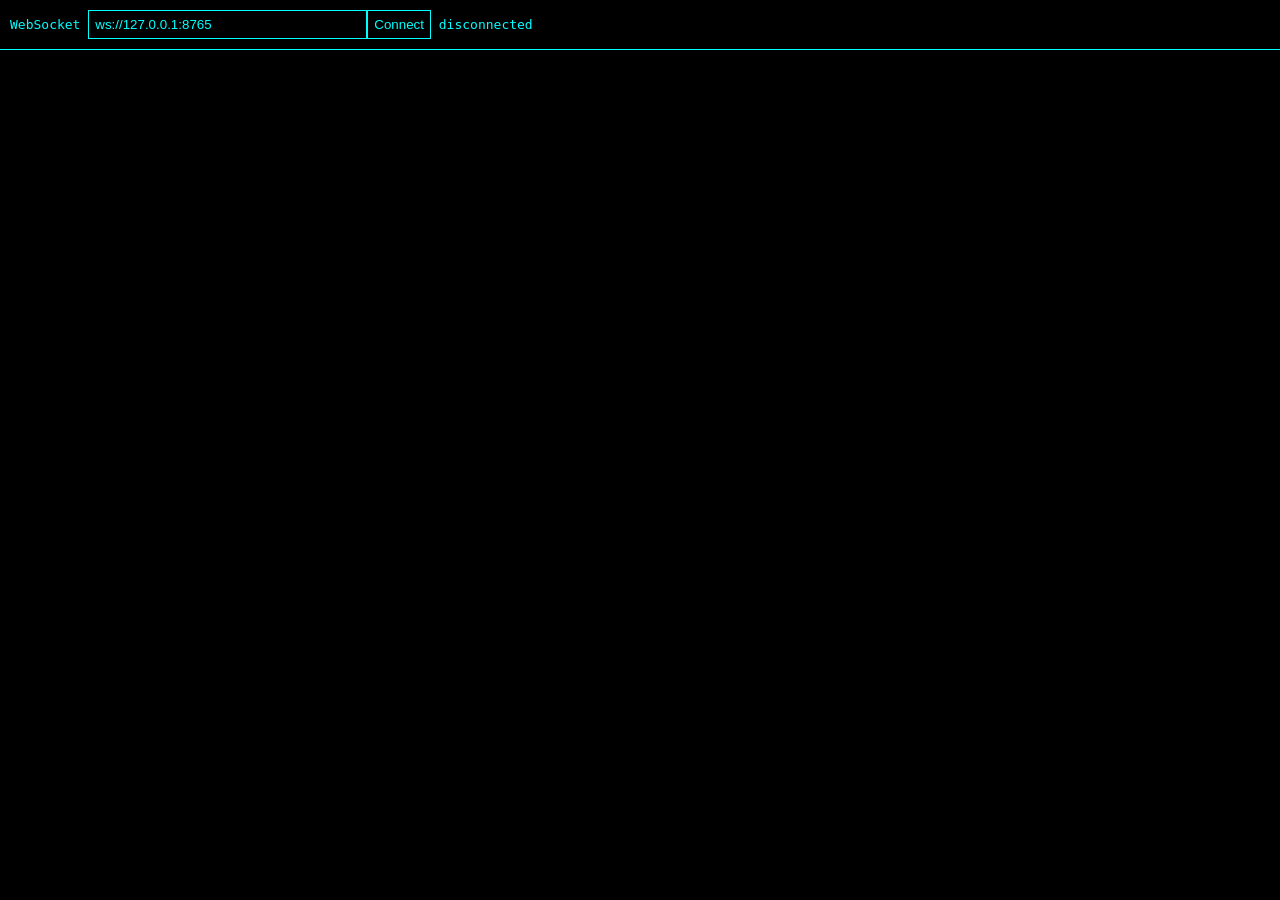
<file: GUI/neuro_signal_importer_analyzer/neuro_importer_live/raw_visualizer_variable.html>
<!doctype html>
<html lang="en">
<head><meta charset="utf-8"><title>Variable Neural Raw Visualizer</title>
<style>body{margin:0;background:#000;color:#0ff;font-family:monospace}header{padding:10px;border-bottom:1px solid #0ff}canvas{width:100vw;height:calc(100vh - 55px);display:block}input,button{background:#000;color:#0ff;border:1px solid #0ff;padding:6px}</style></head>
<body><header>WebSocket <input id="url" value="ws://127.0.0.1:8765" size="32"><button onclick="connect()">Connect</button> <span id="status">disconnected</span></header><canvas id="c"></canvas>
<script>
const c=document.getElementById('c'),ctx=c.getContext('2d'),statusEl=document.getElementById('status');let ws;
function resize(){c.width=innerWidth*devicePixelRatio;c.height=(innerHeight-55)*devicePixelRatio;}addEventListener('resize',resize);resize();
function connect(){if(ws)ws.close();ws=new WebSocket(document.getElementById('url').value);ws.binaryType='arraybuffer';ws.onopen=()=>statusEl.textContent='connected';ws.onclose=()=>statusEl.textContent='closed';ws.onmessage=e=>draw(e.data);}
function draw(buf){const dv=new DataView(buf);const hlen=dv.getUint32(0,true),off=dv.getUint32(4,true);const header=JSON.parse(new TextDecoder().decode(new Uint8Array(buf,8,hlen)));const data=new Float32Array(buf,off);const samples=header.shape[0],channels=header.shape[1];ctx.fillStyle='#000';ctx.fillRect(0,0,c.width,c.height);ctx.strokeStyle='#0ff';ctx.lineWidth=1;ctx.fillStyle='#0ff';ctx.fillText(`${channels} channels  ${samples} samples  ${header.sample_rate_hz} Hz`,10,15);const rowH=(c.height-25)/channels;for(let ch=0;ch<channels;ch++){let min=Infinity,max=-Infinity;for(let i=0;i<samples;i++){const v=data[i*channels+ch];if(v<min)min=v;if(v>max)max=v;}const mid=25+ch*rowH+rowH/2,scale=(rowH*0.4)/(Math.max(Math.abs(min),Math.abs(max),1e-9));ctx.beginPath();for(let i=0;i<samples;i++){const x=i/(samples-1)*c.width;const y=mid-data[i*channels+ch]*scale;if(i===0)ctx.moveTo(x,y);else ctx.lineTo(x,y);}ctx.stroke();if(rowH>10){const name=header.channel_manifest?.channel_names?.[ch]||`ch_${ch}`;ctx.fillText(name,4,mid-2);}}
}
</script></body></html>
</file>
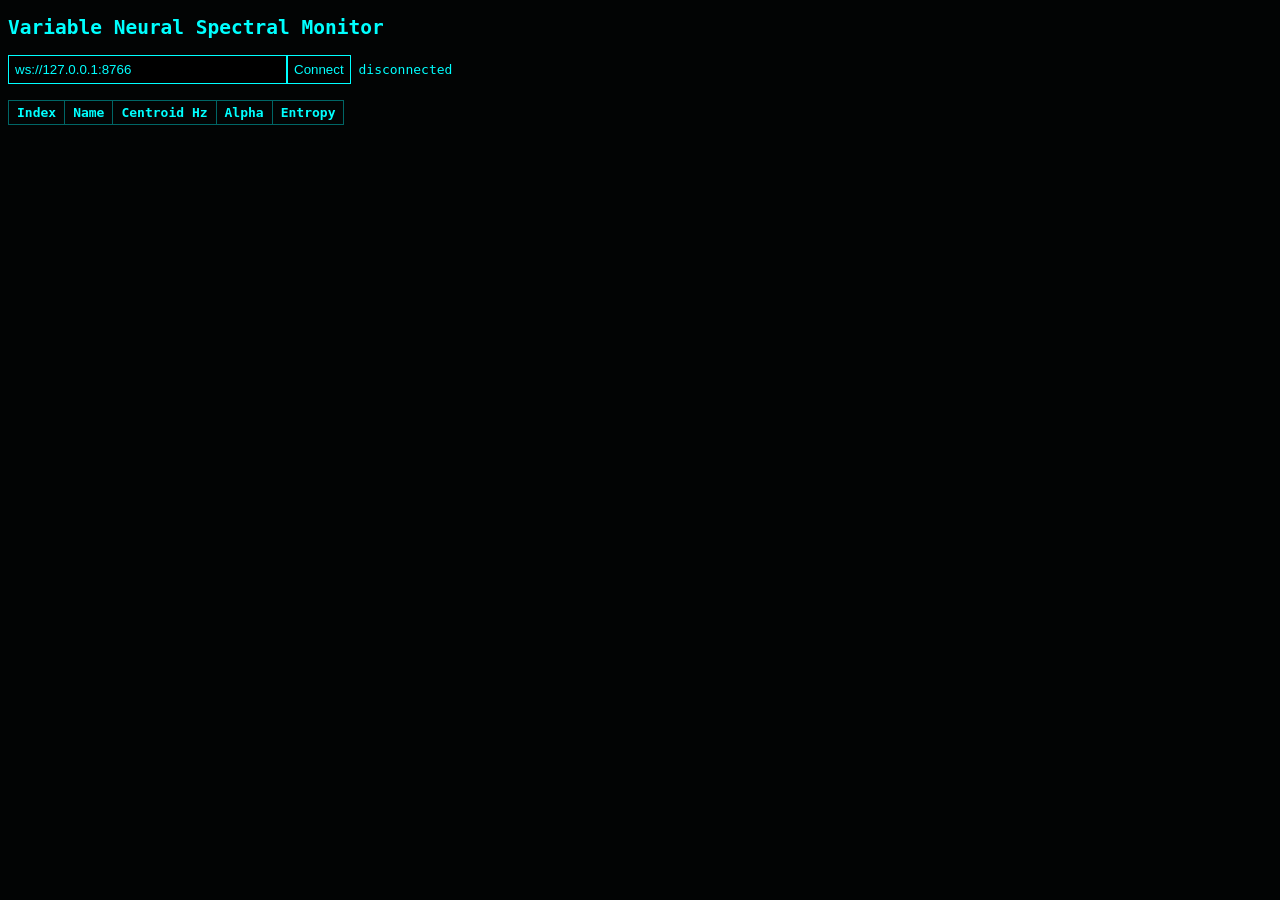
<file: GUI/neuro_signal_importer_analyzer/neuro_importer_live/spectral_visualizer_variable.html>
<!doctype html>
<html lang="en"><head><meta charset="utf-8"><title>Variable Neural Spectral Monitor</title>
<style>body{background:#020404;color:#0ff;font-family:monospace}input,button{background:#000;color:#0ff;border:1px solid #0ff;padding:6px}table{border-collapse:collapse}td,th{border:1px solid #066;padding:4px 8px}</style></head>
<body><h2>Variable Neural Spectral Monitor</h2><input id="url" value="ws://127.0.0.1:8766" size="32"><button onclick="connect()">Connect</button> <span id="status">disconnected</span><h3 id="summary"></h3><table><thead><tr><th>Index</th><th>Name</th><th>Centroid Hz</th><th>Alpha</th><th>Entropy</th></tr></thead><tbody id="rows"></tbody></table>
<script>let ws;function connect(){if(ws)ws.close();ws=new WebSocket(document.getElementById('url').value);ws.onopen=()=>status.textContent='connected';ws.onclose=()=>status.textContent='closed';ws.onmessage=e=>update(JSON.parse(e.data));}function update(d){summary.textContent=`channels=${d.n_channels} mean centroid=${d.summary?.mean_centroid_hz?.toFixed(2)}Hz namespace=${d.channel_manifest?.channel_namespace}`;rows.innerHTML=(d.metrics_by_channel||[]).slice(0,128).map(r=>`<tr><td>${r.index}</td><td>${r.name}</td><td>${r.centroid_hz.toFixed(2)}</td><td>${r.alpha_power.toExponential(2)}</td><td>${r.entropy.toFixed(2)}</td></tr>`).join('');}</script></body></html>
</file>
<file: docs/styles.css>
:root {
  --bg: #05070d;
  --panel: rgba(11, 16, 30, 0.82);
  --panel-strong: rgba(16, 24, 44, 0.94);
  --text: #eef5ff;
  --muted: #a6b2cf;
  --line: rgba(105, 131, 255, 0.24);
  --cyan: #4fffd4;
  --violet: #7b61ff;
  --magenta: #ff4fd8;
  --amber: #ffd166;
  --shadow: 0 24px 90px rgba(0, 0, 0, 0.45);
}
* { box-sizing: border-box; }
html { scroll-behavior: smooth; }
body {
  margin: 0;
  font-family: Inter, ui-sans-serif, system-ui, -apple-system, BlinkMacSystemFont, "Segoe UI", sans-serif;
  color: var(--text);
  background: radial-gradient(circle at top left, rgba(79,255,212,.16), transparent 34rem), radial-gradient(circle at 82% 10%, rgba(123,97,255,.18), transparent 32rem), var(--bg);
  line-height: 1.6;
  overflow-x: hidden;
}
a { color: inherit; text-decoration: none; }
code, pre { font-family: "SFMono-Regular", Consolas, "Liberation Mono", monospace; }
#signal-canvas {
  position: fixed;
  inset: 0;
  width: 100vw;
  height: 100vh;
  z-index: -3;
  opacity: 0.38;
}
.grid-glow {
  position: fixed;
  inset: 0;
  z-index: -2;
  pointer-events: none;
  background-image: linear-gradient(rgba(90, 130, 255, 0.08) 1px, transparent 1px), linear-gradient(90deg, rgba(90, 130, 255, 0.08) 1px, transparent 1px);
  background-size: 64px 64px;
  mask-image: radial-gradient(circle at center, rgba(0,0,0,.82), transparent 72%);
}
.site-header {
  position: sticky;
  top: 0;
  z-index: 20;
  display: flex;
  align-items: center;
  justify-content: space-between;
  gap: 1rem;
  padding: 1rem clamp(1rem, 4vw, 4rem);
  background: rgba(5, 7, 13, 0.78);
  border-bottom: 1px solid rgba(255,255,255,.08);
  backdrop-filter: blur(18px);
}
.brand { display: inline-flex; align-items: center; gap: .75rem; font-weight: 750; letter-spacing: .01em; }
.brand-mark {
  width: 34px; height: 34px; border-radius: 50%;
  background: conic-gradient(from 120deg, var(--cyan), var(--violet), var(--magenta), var(--cyan));
  box-shadow: 0 0 32px rgba(79,255,212,.38);
  position: relative;
}
.brand-mark::after { content: ""; position: absolute; inset: 8px; border-radius: 50%; background: var(--bg); border: 1px solid rgba(255,255,255,.2); }
.nav { display: flex; align-items: center; gap: 1rem; color: var(--muted); font-size: .95rem; }
.nav a { transition: color .2s ease; }
.nav a:hover { color: var(--cyan); }
.section { width: min(1180px, calc(100% - 2rem)); margin: 0 auto; padding: clamp(4rem, 8vw, 7rem) 0; }
.hero { min-height: calc(100vh - 72px); display: grid; grid-template-columns: minmax(0, 1.05fr) minmax(320px, .95fr); align-items: center; gap: clamp(2rem, 5vw, 5rem); }
.eyebrow { color: var(--cyan); text-transform: uppercase; letter-spacing: .16em; font-size: .78rem; font-weight: 800; margin: 0 0 1rem; }
h1, h2, h3 { line-height: 1.05; margin: 0; }
h1 { font-size: clamp(3rem, 7vw, 6.4rem); letter-spacing: -.07em; max-width: 960px; }
h2 { font-size: clamp(2rem, 4.5vw, 4.2rem); letter-spacing: -.05em; margin-bottom: 1.2rem; }
h3 { font-size: 1.1rem; margin-bottom: .65rem; }
p { color: var(--muted); }
.hero-text { font-size: clamp(1.05rem, 2vw, 1.3rem); max-width: 760px; }
.hero-actions { display: flex; flex-wrap: wrap; gap: .8rem; margin-top: 2rem; }
.hero-actions.center { justify-content: center; }
.button {
  display: inline-flex; align-items: center; justify-content: center;
  min-height: 46px; padding: .85rem 1.1rem; border-radius: 999px;
  border: 1px solid rgba(255,255,255,.16);
  background: rgba(255,255,255,.04);
  color: var(--text); font-weight: 750;
  box-shadow: inset 0 1px 0 rgba(255,255,255,.08);
  transition: transform .2s ease, border-color .2s ease, background .2s ease;
}
.button:hover { transform: translateY(-2px); border-color: rgba(79,255,212,.55); background: rgba(79,255,212,.08); }
.button.primary { border-color: rgba(79,255,212,.48); background: linear-gradient(135deg, rgba(79,255,212,.22), rgba(123,97,255,.22)); box-shadow: 0 0 32px rgba(79,255,212,.12); }
.signal-card, .terminal-card, .feature, .method-grid article {
  background: linear-gradient(180deg, rgba(255,255,255,.08), rgba(255,255,255,.035));
  border: 1px solid rgba(255,255,255,.12);
  border-radius: 28px;
  box-shadow: var(--shadow);
  backdrop-filter: blur(18px);
}
.signal-card { padding: 1rem; overflow: hidden; }
.card-topline { display: flex; align-items: center; gap: .45rem; color: var(--muted); font-size: .8rem; margin-bottom: .6rem; }
.dot { width: 10px; height: 10px; border-radius: 50%; background: var(--cyan); opacity: .82; }
.dot:nth-child(2) { background: var(--violet); }
.dot:nth-child(3) { background: var(--magenta); }
.card-label { margin-left: auto; text-transform: uppercase; letter-spacing: .14em; }
.signal-card svg { width: 100%; height: auto; display: block; border-radius: 20px; background: radial-gradient(circle at 50% 0%, rgba(79,255,212,.13), transparent 55%), rgba(2,5,12,.88); }
.plot-grid path { stroke: rgba(166,178,207,.14); stroke-width: 1; }
.plot-line { fill: none; stroke-width: 4; stroke-linecap: round; stroke: url(#lineA); }
.line-two { opacity: .58; stroke-width: 3; }
.line-three { opacity: .42; stroke-width: 3; }
.metrics { display: grid; grid-template-columns: repeat(3, 1fr); gap: .7rem; margin-top: .9rem; }
.metrics span { padding: .8rem; border-radius: 16px; background: rgba(255,255,255,.05); color: var(--muted); font-size: .86rem; }
.metrics strong { color: var(--text); }
.split { display: grid; grid-template-columns: .9fr 1.1fr; gap: clamp(2rem, 5vw, 4rem); align-items: center; }
.split.reverse { grid-template-columns: 1fr .9fr; }
.feature-list { display: grid; gap: 1rem; }
.feature { padding: 1.2rem; }
.feature span { color: var(--cyan); font-weight: 900; font-size: .85rem; }
.feature p { margin-bottom: 0; }
.method-grid { display: grid; grid-template-columns: repeat(4, minmax(0, 1fr)); gap: 1rem; margin-top: 2rem; }
.method-grid article { padding: 1.2rem; min-height: 170px; }
.method-grid article h3 { color: var(--text); }
.terminal-card { overflow: hidden; background: rgba(3, 7, 17, .86); }
.terminal-head { display: flex; gap: .45rem; padding: 1rem; border-bottom: 1px solid rgba(255,255,255,.08); }
.terminal-head span { width: 11px; height: 11px; border-radius: 50%; background: var(--magenta); }
.terminal-head span:nth-child(2) { background: var(--amber); }
.terminal-head span:nth-child(3) { background: var(--cyan); }
pre { margin: 0; padding: 1.25rem; overflow-x: auto; color: #d7fff4; }
.cta { text-align: center; padding-top: 3rem; }
.cta p { max-width: 780px; margin-left: auto; margin-right: auto; }
.site-footer { text-align: center; padding: 2.5rem 1rem; border-top: 1px solid rgba(255,255,255,.08); color: var(--muted); }
.site-footer a { color: var(--cyan); }
@media (max-width: 980px) {
  .hero, .split, .split.reverse { grid-template-columns: 1fr; }
  .method-grid { grid-template-columns: repeat(2, minmax(0, 1fr)); }
}
@media (max-width: 680px) {
  .nav { display: none; }
  h1 { font-size: clamp(2.45rem, 14vw, 4.2rem); }
  .method-grid { grid-template-columns: 1fr; }
  .metrics { grid-template-columns: 1fr; }
}
@media (prefers-reduced-motion: reduce) {
  html { scroll-behavior: auto; }
  .button { transition: none; }
}
</file>
